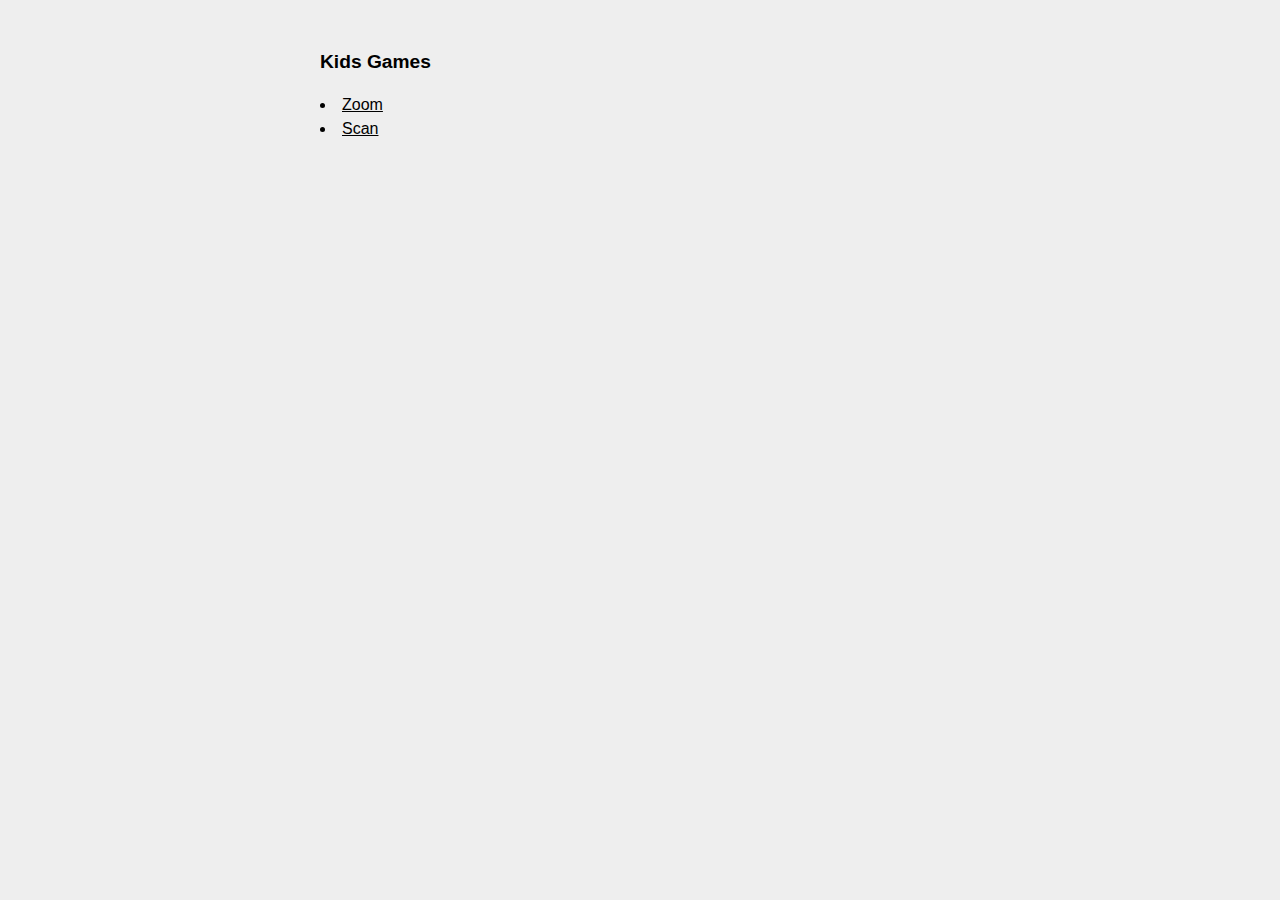
<file: index.html>
<!DOCTYPE html>
<html>
<head>
  <meta charset="utf-8">
  <meta name="viewport" content="width=device-width, initial-scale=1">
  <title>Kid Games Demos</title>
  <link href="./_common/css/base.css" rel="stylesheet" type="text/css">
  <style type="text/css">
    body {
      padding: 3em;
    }
    #wrap {
      width: 100%;
      max-width: 40em;
    }
    ul {
      padding: 0;
      list-style-position: inside;
    }
  </style>
</head>
<body>
  <div id="wrap">
    <h1>Kids Games</h1>
    <ul>
      <li><a href="./zoom/">Zoom</a></li>
      <li><a href="./scan/">Scan</a></li>
    </ul>
  </div>
</body>
</html>
</file>
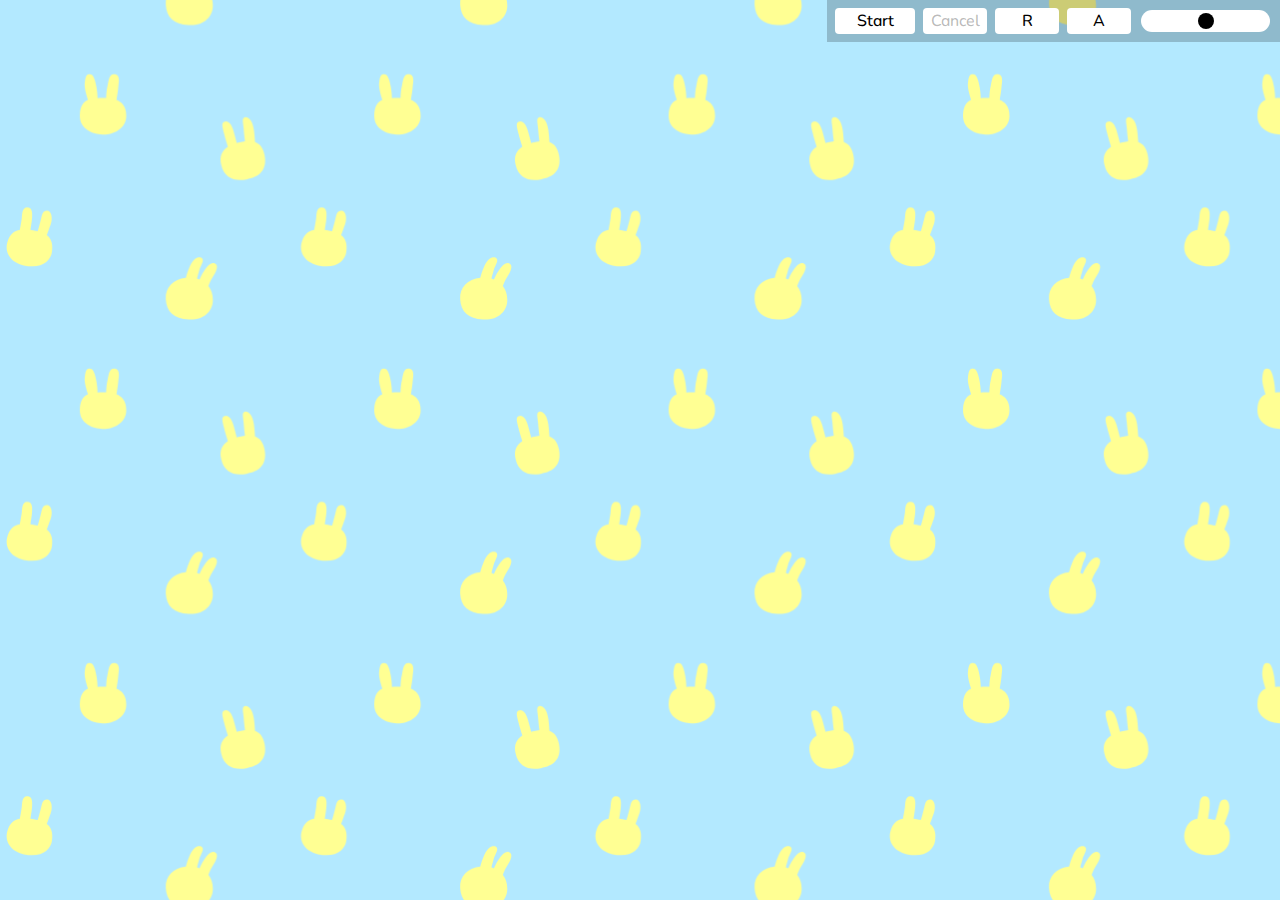
<file: flip-find/index.html>
<!DOCTYPE html>
<html lang="en">
<head>
  <meta charset="utf-8">
  <meta name="viewport" content="width=device-width, initial-scale=1">
  <title>Flip &amp; Find</title>

  <script src="./flip-find.js" type="module"></script>
  <link href="./flip-find.css" rel="stylesheet" type="text/css">
</head>
<body>

  <figure id="background">
    <svg id="pattern-background" xmlns="http://www.w3.org/2000/svg" viewBox="0 0 100 100" width="100%" height="100%" preserveAspectRatio="xMidYMid slice">
      <defs>
        <g id="usagi-head1" viewBox="0 0 100 100">
          <path d="M29.505,43.798c-1.937,-5.939 -5.093,-16.775 -4.39,-22.405c1.001,-8.009 1.638,-11.793 5.808,-12.445c4.169,-0.651 7.472,2.517 9.955,16.593c1.507,8.543 1.655,12.771 1.624,15.922c1.981,-0.078 3.949,-0.104 5.843,-0.159c2.066,-0.061 4.03,-0.05 5.895,0.03c0.146,-4.412 0.536,-10.8 1.571,-14.963c1.716,-6.901 1.711,-18.395 9.956,-17.423c8.245,0.973 5.408,11.041 4.978,17.423c-0.28,4.141 -1.594,12.339 -2.482,17.586c9.159,3.633 13.414,10.977 13.267,22.236c-0.229,17.519 -19.409,25.655 -32.356,24.888c-12.947,-0.766 -31.237,-6.85 -30.696,-26.548c0.341,-12.399 4.908,-18.083 11.027,-20.735Z"/>
        </g>
        <g id="usagi-head2" viewBox="0 0 100 100">
          <path d="M73.538,47.591c5.695,4.326 8.646,11.257 7.016,22.802c-1.819,12.889 -14.344,23.53 -38.332,18.453c-17.07,-3.613 -25.991,-16.735 -22.457,-30.564c2.966,-11.609 9.244,-16.382 17.203,-17.81c0.957,-5.344 2.306,-13.105 2.641,-16.151c0.533,-4.845 0.169,-14.71 7.468,-14.455c7.298,0.255 6.874,8.149 6.456,14.453c-0.25,3.756 -1.384,10.998 -2.26,16.239c1.377,0.176 2.771,0.382 4.177,0.609c2.017,0.325 3.97,0.701 5.836,1.151c1.462,-5.388 3.604,-13.34 4.462,-16.835c1.359,-5.537 2.25,-11.343 8.178,-11.169c5.928,0.175 8.04,9.995 4.806,18.948c-1.852,5.127 -3.836,10.593 -5.194,14.329Z"/>
        </g>
        <g id="usagi-head3" viewBox="0 0 100 100">
          <path d="M66.51,41.198c6.089,2.175 11.078,7.434 13.084,18.449c3.77,20.698 -8.373,29.481 -24.721,32.263c-16.347,2.782 -30.26,-1.489 -34.377,-20.205c-2.448,-11.129 0.935,-18.948 9.122,-24.169c-1.527,-4.742 -4.143,-13.098 -5.171,-17.794c-1.492,-6.814 -4.241,-13.829 -0.14,-15.991c5.131,-2.706 10.108,2.09 12.842,11.892c1.929,6.918 3.508,12.925 4.514,16.836c1.288,-0.354 2.627,-0.681 4.017,-0.981c2.311,-0.499 4.742,-0.964 7.201,-1.264c-0.612,-4.844 -1.504,-12.367 -1.805,-17.33c-0.475,-7.83 -2.925,-14.325 1.476,-15.443c4.401,-1.119 10.736,4.247 12.433,17.05c0.932,7.04 1.344,12.867 1.525,16.687Z"/>
        </g>
        <g id="usagi-head4" viewBox="0 0 100 100">
          <path d="M73.182,46.881c3.939,5.169 5.964,11.616 6.052,18.398c0.201,15.583 -12.863,28.274 -33,27c-20.138,-1.275 -30.051,-10.698 -31,-28c-0.857,-15.622 10.312,-27.16 27.318,-28.816c1.068,-4.062 2.867,-9.872 5.682,-16.184c4.716,-10.576 11.267,-13.014 15,-11c5.848,3.155 -0.59,10.461 -2.491,17.207c-1.076,3.818 -2.188,7.959 -3.039,11.173c1.177,0.328 2.305,0.71 3.386,1.143c1.471,-3.334 3.683,-7.914 6.144,-11.523c4.368,-6.407 9.399,-12.872 15,-10c5.6,2.871 0.901,12.263 -3,18c-2.478,3.643 -4.56,8.629 -6.052,12.602Z"/>
        </g>
        <g id="usagi-head5" viewBox="0 0 100 100">
          <path d="M32.579,38.259l-0.064,-19.764c-0.016,-4.957 0.57,-11.942 5.893,-12.198c5.323,-0.255 7.193,4.498 7.193,11.819l0,17.914c1.566,-0.09 3.171,-0.138 4.81,-0.154c1.319,-0.014 2.633,0.031 3.936,0.135l-0.058,-17.759c-0.016,-4.957 0.57,-11.942 5.893,-12.197c5.323,-0.255 7.194,4.498 7.194,11.819l-0,21.397c9.757,4.425 16.836,13.192 16.715,26.406c-0.139,15.176 -9.724,28.024 -34.171,28.274c-20.344,0.209 -34.095,-8.954 -34.012,-27.67c0.075,-16.841 6.577,-24.628 16.671,-28.022Z"/>
        </g>

        <g id="icon-play" viewBox="0 0 24 24">
          <path d="M17.961,10.273c0.623,0.356 1.008,1.018 1.008,1.736c-0,0.718 -0.385,1.381 -1.008,1.737c-2.361,1.349 -5.619,3.211 -7.969,4.553c-0.619,0.354 -1.379,0.351 -1.996,-0.006c-0.616,-0.358 -0.996,-1.017 -0.996,-1.73c-0,-2.692 -0,-6.416 -0,-9.107c0,-0.713 0.38,-1.372 0.996,-1.73c0.617,-0.358 1.377,-0.361 1.996,-0.007c2.35,1.343 5.608,3.204 7.969,4.554Z"/>
        </g> 
        <g id="icon-pause" viewBox="0 0 24 24">
          <path d="M11,6.843l-0,10.333c-0,0.828 -0.672,1.5 -1.5,1.5l-2,-0c-0.828,-0 -1.5,-0.672 -1.5,-1.5l0,-10.333c0,-0.829 0.672,-1.5 1.5,-1.5l2,-0c0.828,-0 1.5,0.671 1.5,1.5Zm7,-0l0,10.333c-0,0.828 -0.672,1.5 -1.5,1.5l-2,-0c-0.828,-0 -1.5,-0.672 -1.5,-1.5l0,-10.333c0,-0.829 0.672,-1.5 1.5,-1.5l2,-0c0.828,-0 1.5,0.671 1.5,1.5Z"/>
        </g>

        <g id="cursor-test" viewBox="0 0 32 32">
          <path d="M11.33,16.335l4.67,9.215l-5.352,2.712l-4.685,-9.244l-5.963,2.982l0,-22l18,13l-6.67,3.335Z"/>
        </g>
        <g id="cursor1" viewBox="0 0 24 34">
          <path d="M14.802,21.58l2.446,5.707c0.652,1.521 -0.054,3.286 -1.576,3.939c-1.522,0.652 -3.287,-0.054 -3.939,-1.576l-2.464,-5.75l-4.29,4.29c-0.4,0.4 -1.002,0.52 -1.526,0.303c-0.523,-0.217 -0.864,-0.727 -0.864,-1.293l0,-23.2c0,-0.573 0.345,-1.09 0.875,-1.309c0.529,-0.219 1.139,-0.098 1.544,0.307l16.191,16.192c0.401,0.4 0.52,1.002 0.304,1.525c-0.217,0.523 -0.727,0.865 -1.294,0.865l-5.407,-0Z"/>
          <path d="M16.319,22.58l1.848,4.313c0.87,2.029 -0.072,4.382 -2.101,5.252c-2.029,0.87 -4.382,-0.072 -5.252,-2.101l-1.883,-4.393l-3.245,3.246c-0.686,0.686 -1.718,0.891 -2.615,0.52c-0.897,-0.372 -1.482,-1.247 -1.482,-2.217l0,-23.2c0,-0.977 0.589,-1.859 1.492,-2.233c0.903,-0.374 1.943,-0.167 2.634,0.524l16.191,16.191c0.687,0.687 0.892,1.719 0.521,2.616c-0.372,0.897 -1.247,1.482 -2.218,1.482l-3.89,-0Zm-1.517,-1l5.407,-0c0.567,-0 1.077,-0.342 1.294,-0.865c0.216,-0.523 0.097,-1.125 -0.304,-1.525l-16.191,-16.192c-0.405,-0.405 -1.015,-0.526 -1.544,-0.307c-0.53,0.219 -0.875,0.736 -0.875,1.309l0,23.2c0,0.566 0.341,1.076 0.864,1.293c0.524,0.217 1.126,0.097 1.526,-0.303l4.29,-4.29l2.464,5.75c0.652,1.522 2.417,2.228 3.939,1.576c1.522,-0.653 2.228,-2.418 1.576,-3.939l-2.446,-5.707Z" style="fill:#ff006e;"/>
        </g>



        <pattern id="pattern-usagi" viewBox="0 0 400 400" width="23" height="23" patternUnits="userSpaceOnUse">
          <use xlink:href="#usagi-head1" fill="currentColor" x="90" y="-50" />
          <use xlink:href="#usagi-head2" fill="currentColor" x="-10" y="130" />
          <use xlink:href="#usagi-head3" fill="currentColor" x="280" y="10" />
          <use xlink:href="#usagi-head4" fill="currentColor" x="210" y="200" />
          <use xlink:href="#usagi-head1" fill="currentColor" x="90" y="350" />
        </pattern>
      </defs>
      <rect id="pattern-display" fill="url(#pattern-usagi)" x="0" y="0" width="100" height="100"/>
    </svg>
  </figure>


  <main>
    <div id="display">
      
      <div id="controls">
        <button class="btn" id="btn-play">
          <span class="txt-start">Start</span>
          <span class="txt-reveal">Reveal</span>
        </button>
        <button class="btn" id="btn-cancel" disabled>Cancel</button>
        <button class="btn" id="btn-reset">R</button>
        <button class="btn" id="btn-reveal">A</button>
        <input type="range" name="rng-speed" id="rng-speed" min="0" max="1" value="0.5" step="0.001">
      </div>
      
    </div>
    
  </main>
</body>
</html>
</file>
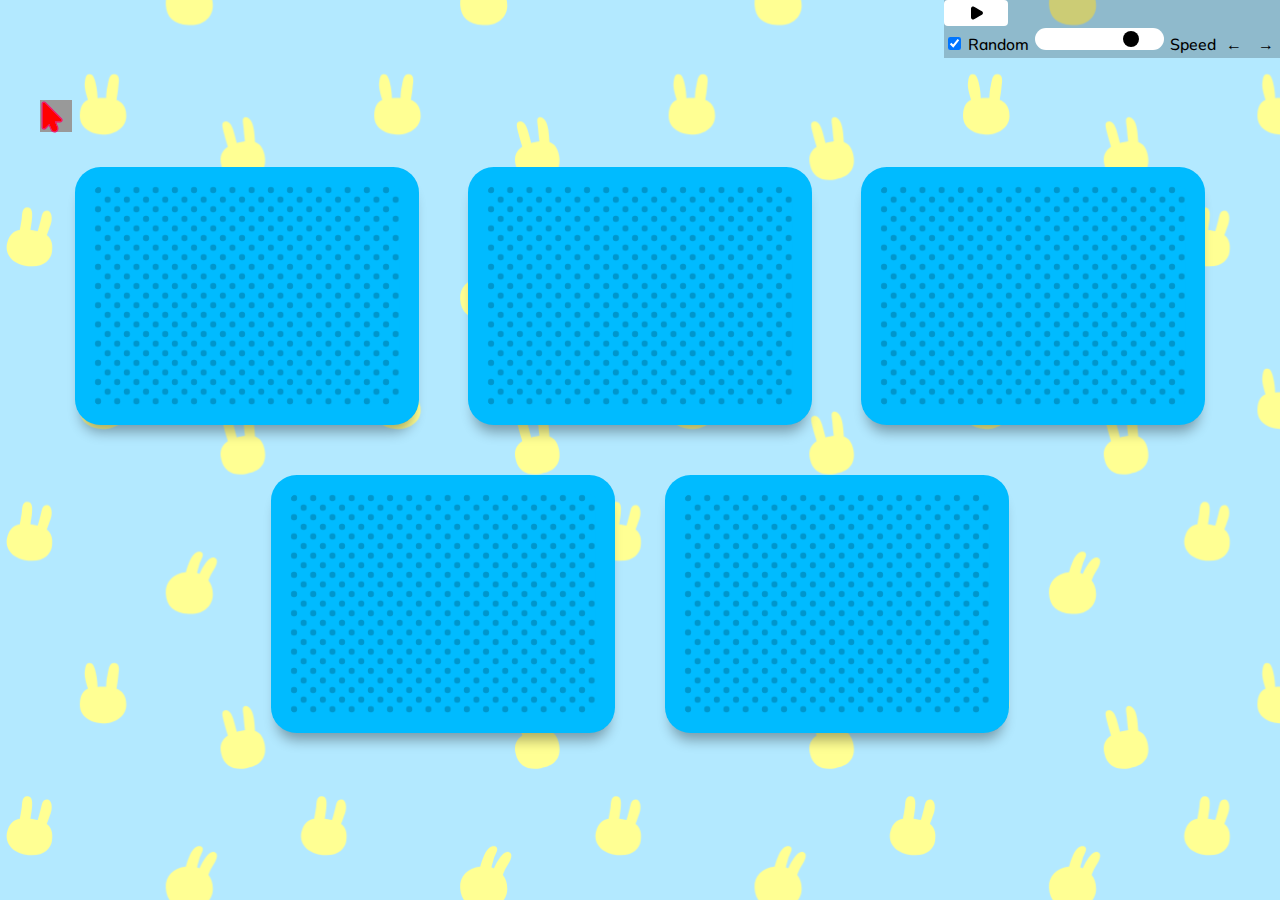
<file: rotate-stop/index.html>
<!DOCTYPE html>
<html lang="en">
<head>
  <meta charset="utf-8">
  <meta name="viewport" content="width=device-width, initial-scale=1">
  <title>Rotate &amp; Stop</title>

  <script src="./rotate-stop.js" type="module"></script>
  <link href="./rotate-stop.css" rel="stylesheet" type="text/css">
</head>
<body>

  <figure id="background">
    <svg id="pattern-background" xmlns="http://www.w3.org/2000/svg" viewBox="0 0 100 100" width="100%" height="100%" preserveAspectRatio="xMidYMid slice">
      <defs>
        <g id="usagi-head1" viewBox="0 0 100 100">
          <path d="M29.505,43.798c-1.937,-5.939 -5.093,-16.775 -4.39,-22.405c1.001,-8.009 1.638,-11.793 5.808,-12.445c4.169,-0.651 7.472,2.517 9.955,16.593c1.507,8.543 1.655,12.771 1.624,15.922c1.981,-0.078 3.949,-0.104 5.843,-0.159c2.066,-0.061 4.03,-0.05 5.895,0.03c0.146,-4.412 0.536,-10.8 1.571,-14.963c1.716,-6.901 1.711,-18.395 9.956,-17.423c8.245,0.973 5.408,11.041 4.978,17.423c-0.28,4.141 -1.594,12.339 -2.482,17.586c9.159,3.633 13.414,10.977 13.267,22.236c-0.229,17.519 -19.409,25.655 -32.356,24.888c-12.947,-0.766 -31.237,-6.85 -30.696,-26.548c0.341,-12.399 4.908,-18.083 11.027,-20.735Z"/>
        </g>
        <g id="usagi-head2" viewBox="0 0 100 100">
          <path d="M73.538,47.591c5.695,4.326 8.646,11.257 7.016,22.802c-1.819,12.889 -14.344,23.53 -38.332,18.453c-17.07,-3.613 -25.991,-16.735 -22.457,-30.564c2.966,-11.609 9.244,-16.382 17.203,-17.81c0.957,-5.344 2.306,-13.105 2.641,-16.151c0.533,-4.845 0.169,-14.71 7.468,-14.455c7.298,0.255 6.874,8.149 6.456,14.453c-0.25,3.756 -1.384,10.998 -2.26,16.239c1.377,0.176 2.771,0.382 4.177,0.609c2.017,0.325 3.97,0.701 5.836,1.151c1.462,-5.388 3.604,-13.34 4.462,-16.835c1.359,-5.537 2.25,-11.343 8.178,-11.169c5.928,0.175 8.04,9.995 4.806,18.948c-1.852,5.127 -3.836,10.593 -5.194,14.329Z"/>
        </g>
        <g id="usagi-head3" viewBox="0 0 100 100">
          <path d="M66.51,41.198c6.089,2.175 11.078,7.434 13.084,18.449c3.77,20.698 -8.373,29.481 -24.721,32.263c-16.347,2.782 -30.26,-1.489 -34.377,-20.205c-2.448,-11.129 0.935,-18.948 9.122,-24.169c-1.527,-4.742 -4.143,-13.098 -5.171,-17.794c-1.492,-6.814 -4.241,-13.829 -0.14,-15.991c5.131,-2.706 10.108,2.09 12.842,11.892c1.929,6.918 3.508,12.925 4.514,16.836c1.288,-0.354 2.627,-0.681 4.017,-0.981c2.311,-0.499 4.742,-0.964 7.201,-1.264c-0.612,-4.844 -1.504,-12.367 -1.805,-17.33c-0.475,-7.83 -2.925,-14.325 1.476,-15.443c4.401,-1.119 10.736,4.247 12.433,17.05c0.932,7.04 1.344,12.867 1.525,16.687Z"/>
        </g>
        <g id="usagi-head4" viewBox="0 0 100 100">
          <path d="M73.182,46.881c3.939,5.169 5.964,11.616 6.052,18.398c0.201,15.583 -12.863,28.274 -33,27c-20.138,-1.275 -30.051,-10.698 -31,-28c-0.857,-15.622 10.312,-27.16 27.318,-28.816c1.068,-4.062 2.867,-9.872 5.682,-16.184c4.716,-10.576 11.267,-13.014 15,-11c5.848,3.155 -0.59,10.461 -2.491,17.207c-1.076,3.818 -2.188,7.959 -3.039,11.173c1.177,0.328 2.305,0.71 3.386,1.143c1.471,-3.334 3.683,-7.914 6.144,-11.523c4.368,-6.407 9.399,-12.872 15,-10c5.6,2.871 0.901,12.263 -3,18c-2.478,3.643 -4.56,8.629 -6.052,12.602Z"/>
        </g>
        <g id="usagi-head5" viewBox="0 0 100 100">
          <path d="M32.579,38.259l-0.064,-19.764c-0.016,-4.957 0.57,-11.942 5.893,-12.198c5.323,-0.255 7.193,4.498 7.193,11.819l0,17.914c1.566,-0.09 3.171,-0.138 4.81,-0.154c1.319,-0.014 2.633,0.031 3.936,0.135l-0.058,-17.759c-0.016,-4.957 0.57,-11.942 5.893,-12.197c5.323,-0.255 7.194,4.498 7.194,11.819l-0,21.397c9.757,4.425 16.836,13.192 16.715,26.406c-0.139,15.176 -9.724,28.024 -34.171,28.274c-20.344,0.209 -34.095,-8.954 -34.012,-27.67c0.075,-16.841 6.577,-24.628 16.671,-28.022Z"/>
        </g>

        <g id="icon-play" viewBox="0 0 24 24">
          <path d="M17.961,10.273c0.623,0.356 1.008,1.018 1.008,1.736c-0,0.718 -0.385,1.381 -1.008,1.737c-2.361,1.349 -5.619,3.211 -7.969,4.553c-0.619,0.354 -1.379,0.351 -1.996,-0.006c-0.616,-0.358 -0.996,-1.017 -0.996,-1.73c-0,-2.692 -0,-6.416 -0,-9.107c0,-0.713 0.38,-1.372 0.996,-1.73c0.617,-0.358 1.377,-0.361 1.996,-0.007c2.35,1.343 5.608,3.204 7.969,4.554Z"/>
        </g> 
        <g id="icon-pause" viewBox="0 0 24 24">
          <path d="M11,6.843l-0,10.333c-0,0.828 -0.672,1.5 -1.5,1.5l-2,-0c-0.828,-0 -1.5,-0.672 -1.5,-1.5l0,-10.333c0,-0.829 0.672,-1.5 1.5,-1.5l2,-0c0.828,-0 1.5,0.671 1.5,1.5Zm7,-0l0,10.333c-0,0.828 -0.672,1.5 -1.5,1.5l-2,-0c-0.828,-0 -1.5,-0.672 -1.5,-1.5l0,-10.333c0,-0.829 0.672,-1.5 1.5,-1.5l2,-0c0.828,-0 1.5,0.671 1.5,1.5Z"/>
        </g>

        <g id="cursor-test" viewBox="0 0 32 32">
          <path d="M11.33,16.335l4.67,9.215l-5.352,2.712l-4.685,-9.244l-5.963,2.982l0,-22l18,13l-6.67,3.335Z"/>
        </g>
        <g id="cursor1" viewBox="0 0 24 34">
          <path d="M14.802,21.58l2.446,5.707c0.652,1.521 -0.054,3.286 -1.576,3.939c-1.522,0.652 -3.287,-0.054 -3.939,-1.576l-2.464,-5.75l-4.29,4.29c-0.4,0.4 -1.002,0.52 -1.526,0.303c-0.523,-0.217 -0.864,-0.727 -0.864,-1.293l0,-23.2c0,-0.573 0.345,-1.09 0.875,-1.309c0.529,-0.219 1.139,-0.098 1.544,0.307l16.191,16.192c0.401,0.4 0.52,1.002 0.304,1.525c-0.217,0.523 -0.727,0.865 -1.294,0.865l-5.407,-0Z"/>
          <path d="M16.319,22.58l1.848,4.313c0.87,2.029 -0.072,4.382 -2.101,5.252c-2.029,0.87 -4.382,-0.072 -5.252,-2.101l-1.883,-4.393l-3.245,3.246c-0.686,0.686 -1.718,0.891 -2.615,0.52c-0.897,-0.372 -1.482,-1.247 -1.482,-2.217l0,-23.2c0,-0.977 0.589,-1.859 1.492,-2.233c0.903,-0.374 1.943,-0.167 2.634,0.524l16.191,16.191c0.687,0.687 0.892,1.719 0.521,2.616c-0.372,0.897 -1.247,1.482 -2.218,1.482l-3.89,-0Zm-1.517,-1l5.407,-0c0.567,-0 1.077,-0.342 1.294,-0.865c0.216,-0.523 0.097,-1.125 -0.304,-1.525l-16.191,-16.192c-0.405,-0.405 -1.015,-0.526 -1.544,-0.307c-0.53,0.219 -0.875,0.736 -0.875,1.309l0,23.2c0,0.566 0.341,1.076 0.864,1.293c0.524,0.217 1.126,0.097 1.526,-0.303l4.29,-4.29l2.464,5.75c0.652,1.522 2.417,2.228 3.939,1.576c1.522,-0.653 2.228,-2.418 1.576,-3.939l-2.446,-5.707Z" style="fill:#ff006e;"/>
        </g>



        <pattern id="pattern-usagi" viewBox="0 0 400 400" width="23" height="23" patternUnits="userSpaceOnUse">
          <use xlink:href="#usagi-head1" fill="currentColor" x="90" y="-50" />
          <use xlink:href="#usagi-head2" fill="currentColor" x="-10" y="130" />
          <use xlink:href="#usagi-head3" fill="currentColor" x="280" y="10" />
          <use xlink:href="#usagi-head4" fill="currentColor" x="210" y="200" />
          <use xlink:href="#usagi-head1" fill="currentColor" x="90" y="350" />
        </pattern>
      </defs>
      <rect id="pattern-display" fill="url(#pattern-usagi)" x="0" y="0" width="100" height="100"/>
    </svg>
  </figure>

  <!-- <figure id="cursor"> -->
    <svg id="cursor" xmlns="http://www.w3.org/2000/svg" viewBox="0 0 32 32">
      <use xlink:href="#cursor1" fill="currentColor" x="0" y="0" />
    </svg>
  <!-- </figure> -->

  <main>
    <div id="display">
      
      <div id="controls">
        <button class="btn icon" id="play">
          <svg class="icon-play" viewBox="0 0 24 24">
            <use xlink:href="#icon-play" fill="currentColor" x="0" y="0" />
          </svg>
          <svg class="icon-pause" viewBox="0 0 24 24">
            <use xlink:href="#icon-pause" fill="currentColor" x="0" y="0" />
          </svg>
        </button>
        <label>
          <input type="checkbox" name="playrandom" id="playrandom" checked>
          Random
        </label>
        <label>
          <input type="range" name="speed" id="speed" min="1" max="100" step="1" value="80">
          Speed
        </label>
        <button id="bck">&larr;</button>
        <button id="fwd">&rarr;</button>
      </div>
      
    </div>
    
  </main>
</body>
</html>
</file>
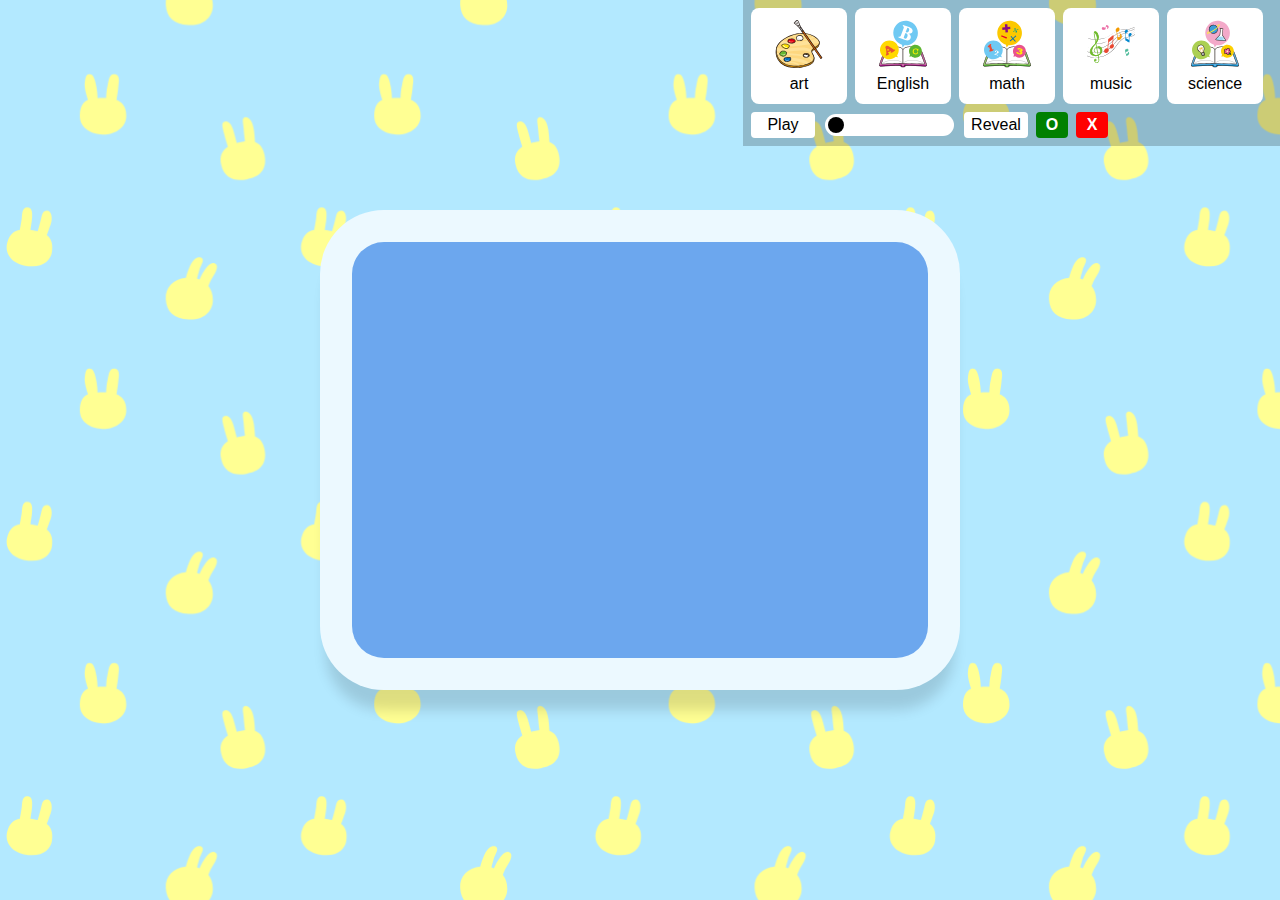
<file: zoom/index.html>
<!DOCTYPE html>
<html lang="en">
<head>
  <meta charset="utf-8">
  <meta name="viewport" content="width=device-width, initial-scale=1">
  <title>Game - Zoom</title>

  <script src="./game-zoom.js" type="module"></script>
  <link href="./game-zoom.css" rel="stylesheet" type="text/css">
</head>
<body>

  <figure id="background">
    <svg id="pattern-background" xmlns="http://www.w3.org/2000/svg" viewBox="0 0 100 100" width="100%" height="100%" preserveAspectRatio="xMidYMid slice">
      <defs>
        <g id="usagi-head1" viewBox="0 0 100 100">
          <path d="M29.505,43.798c-1.937,-5.939 -5.093,-16.775 -4.39,-22.405c1.001,-8.009 1.638,-11.793 5.808,-12.445c4.169,-0.651 7.472,2.517 9.955,16.593c1.507,8.543 1.655,12.771 1.624,15.922c1.981,-0.078 3.949,-0.104 5.843,-0.159c2.066,-0.061 4.03,-0.05 5.895,0.03c0.146,-4.412 0.536,-10.8 1.571,-14.963c1.716,-6.901 1.711,-18.395 9.956,-17.423c8.245,0.973 5.408,11.041 4.978,17.423c-0.28,4.141 -1.594,12.339 -2.482,17.586c9.159,3.633 13.414,10.977 13.267,22.236c-0.229,17.519 -19.409,25.655 -32.356,24.888c-12.947,-0.766 -31.237,-6.85 -30.696,-26.548c0.341,-12.399 4.908,-18.083 11.027,-20.735Z"/>
        </g>
        <g id="usagi-head2" viewBox="0 0 100 100">
          <path d="M73.538,47.591c5.695,4.326 8.646,11.257 7.016,22.802c-1.819,12.889 -14.344,23.53 -38.332,18.453c-17.07,-3.613 -25.991,-16.735 -22.457,-30.564c2.966,-11.609 9.244,-16.382 17.203,-17.81c0.957,-5.344 2.306,-13.105 2.641,-16.151c0.533,-4.845 0.169,-14.71 7.468,-14.455c7.298,0.255 6.874,8.149 6.456,14.453c-0.25,3.756 -1.384,10.998 -2.26,16.239c1.377,0.176 2.771,0.382 4.177,0.609c2.017,0.325 3.97,0.701 5.836,1.151c1.462,-5.388 3.604,-13.34 4.462,-16.835c1.359,-5.537 2.25,-11.343 8.178,-11.169c5.928,0.175 8.04,9.995 4.806,18.948c-1.852,5.127 -3.836,10.593 -5.194,14.329Z"/>
        </g>
        <g id="usagi-head3" viewBox="0 0 100 100">
          <path d="M66.51,41.198c6.089,2.175 11.078,7.434 13.084,18.449c3.77,20.698 -8.373,29.481 -24.721,32.263c-16.347,2.782 -30.26,-1.489 -34.377,-20.205c-2.448,-11.129 0.935,-18.948 9.122,-24.169c-1.527,-4.742 -4.143,-13.098 -5.171,-17.794c-1.492,-6.814 -4.241,-13.829 -0.14,-15.991c5.131,-2.706 10.108,2.09 12.842,11.892c1.929,6.918 3.508,12.925 4.514,16.836c1.288,-0.354 2.627,-0.681 4.017,-0.981c2.311,-0.499 4.742,-0.964 7.201,-1.264c-0.612,-4.844 -1.504,-12.367 -1.805,-17.33c-0.475,-7.83 -2.925,-14.325 1.476,-15.443c4.401,-1.119 10.736,4.247 12.433,17.05c0.932,7.04 1.344,12.867 1.525,16.687Z"/>
        </g>
        <g id="usagi-head4" viewBox="0 0 100 100">
          <path d="M73.182,46.881c3.939,5.169 5.964,11.616 6.052,18.398c0.201,15.583 -12.863,28.274 -33,27c-20.138,-1.275 -30.051,-10.698 -31,-28c-0.857,-15.622 10.312,-27.16 27.318,-28.816c1.068,-4.062 2.867,-9.872 5.682,-16.184c4.716,-10.576 11.267,-13.014 15,-11c5.848,3.155 -0.59,10.461 -2.491,17.207c-1.076,3.818 -2.188,7.959 -3.039,11.173c1.177,0.328 2.305,0.71 3.386,1.143c1.471,-3.334 3.683,-7.914 6.144,-11.523c4.368,-6.407 9.399,-12.872 15,-10c5.6,2.871 0.901,12.263 -3,18c-2.478,3.643 -4.56,8.629 -6.052,12.602Z"/>
        </g>
        <g id="usagi-head5" viewBox="0 0 100 100">
          <path d="M32.579,38.259l-0.064,-19.764c-0.016,-4.957 0.57,-11.942 5.893,-12.198c5.323,-0.255 7.193,4.498 7.193,11.819l0,17.914c1.566,-0.09 3.171,-0.138 4.81,-0.154c1.319,-0.014 2.633,0.031 3.936,0.135l-0.058,-17.759c-0.016,-4.957 0.57,-11.942 5.893,-12.197c5.323,-0.255 7.194,4.498 7.194,11.819l-0,21.397c9.757,4.425 16.836,13.192 16.715,26.406c-0.139,15.176 -9.724,28.024 -34.171,28.274c-20.344,0.209 -34.095,-8.954 -34.012,-27.67c0.075,-16.841 6.577,-24.628 16.671,-28.022Z"/>
        </g>

        <g id="icon-play" viewBox="0 0 24 24">
          <path d="M17.961,10.273c0.623,0.356 1.008,1.018 1.008,1.736c-0,0.718 -0.385,1.381 -1.008,1.737c-2.361,1.349 -5.619,3.211 -7.969,4.553c-0.619,0.354 -1.379,0.351 -1.996,-0.006c-0.616,-0.358 -0.996,-1.017 -0.996,-1.73c-0,-2.692 -0,-6.416 -0,-9.107c0,-0.713 0.38,-1.372 0.996,-1.73c0.617,-0.358 1.377,-0.361 1.996,-0.007c2.35,1.343 5.608,3.204 7.969,4.554Z"/>
        </g> 
        <g id="icon-pause" viewBox="0 0 24 24">
          <path d="M11,6.843l-0,10.333c-0,0.828 -0.672,1.5 -1.5,1.5l-2,-0c-0.828,-0 -1.5,-0.672 -1.5,-1.5l0,-10.333c0,-0.829 0.672,-1.5 1.5,-1.5l2,-0c0.828,-0 1.5,0.671 1.5,1.5Zm7,-0l0,10.333c-0,0.828 -0.672,1.5 -1.5,1.5l-2,-0c-0.828,-0 -1.5,-0.672 -1.5,-1.5l0,-10.333c0,-0.829 0.672,-1.5 1.5,-1.5l2,-0c0.828,-0 1.5,0.671 1.5,1.5Z"/>
        </g> 

        <pattern id="pattern-usagi" viewBox="0 0 400 400" width="23" height="23" patternUnits="userSpaceOnUse">
          <use xlink:href="#usagi-head1" fill="currentColor" x="90" y="-50" />
          <use xlink:href="#usagi-head2" fill="currentColor" x="-10" y="130" />
          <use xlink:href="#usagi-head3" fill="currentColor" x="280" y="10" />
          <use xlink:href="#usagi-head4" fill="currentColor" x="210" y="200" />
          <use xlink:href="#usagi-head1" fill="currentColor" x="90" y="350" />
        </pattern>
      </defs>
      <rect id="pattern-display" fill="url(#pattern-usagi)" x="0" y="0" width="100" height="100"/>
    </svg>
  </figure>

  <main>
    <div id="display">
      
      <div id="controls">
        <ul id="card-chooser"></ul>

        <div id="control-buttons">
          <!-- <button class="btn" id="btn_show">Show</button> -->
          <button class="btn" id="btn_playtoggle">Play</button>
          <!-- <input type="range" id="rng_playback" min="0" max="100" value="0" step="1"> -->
          <input type="range" id="rng_playback" min="0" max="1" value="0" step="0.01">
          <button class="btn" id="btn_reveal">Reveal</button>
          <button class="btn" id="btn_correct">O</button>
          <button class="btn" id="btn_incorrect">X</button>
        </div>
        
      </div>
      
    </div>

    <svg id="result-stamp" xmlns="http://www.w3.org/2000/svg" viewBox="0 0 100 100">
      <g id="stamp-correct">
        <!-- <circle cx="50" cy="50" r="50" /> -->
        <circle cx="50" cy="50" r="40" style="fill: transparent; stroke: #0ca; stroke-width: 20px"></circle>
      </g>
      <g id="stamp-incorrect">
        <path d="M20,20 l60,60 M80,20 l-60,60" style="fill: transparent; stroke: #f55; stroke-width: 20px" />
      </g>
    </svg>
    
  </main>
</body>
</html>
</file>
<file: _common/css/base.css>
*, *::before, *::after { box-sizing: border-box }

body {
  font-family: -system-ui, -apple-system, BlinkMacSystemFont, segoe ui, Roboto, Helvetica, Arial, apple color emoji, segoe ui emoji, segoe ui symbol, sans-serif;
  font-size: 16px;
  line-height: 1.5;
  
  margin: 0;
  display: flex;
  flex-direction: column;
  align-items: center;
  justify-content: flex-start;
  height: 100dvh;
  touch-action: none; /* allow dragging on touch screen without pull-down-to-refreshing */

  --bg: #eee;
  --text: #000;

  background: var(--bg);
  color: var(--text);

  --light-blue: #8ccef7;

}

/*/////////////////////// Base */

a {
  color: inherit;
}

h1 {
  font-size: 1.2rem;
/*  margin: 0 0.25rem;*/
  margin: 0;
}

h2, h3 {
  font-size: 1rem;
  /* font-weight: normal; */
  /* margin: 0 0.25rem; */
  margin: 0.25rem 0;
}

img {
  display: block;
  margin: 0;
  max-width: 100%;
}


/*/////////////////////// SVGs */

svg {
  display: block;
  background: transparent;

  fill-rule: evenodd;
  clip-rule: evenodd;
  stroke-linecap: round;
  stroke-linejoin: round;
  stroke-miterlimit: 1.5;

  overflow: visible;
  color: inherit;
}

svg .stroke {
  fill: none;
  stroke: currentColor;
  stroke-width: 2px;
}

svg .fill {
  fill: currentColor;
}

svg .fill.bg {
  fill: var(--bg);
}
svg .stroke.bg {
  stroke: var(--bg);
}


/*/////////////////////// Inputs */

input {}

input[type='range'] {
  -webkit-appearance: none;
  -moz-appearance: none;
  appearance: none;
  border: none;
  /* border-radius: 1rem; */
  background: transparent;
  padding: 0;
  cursor: pointer;
}

input[type='range']::-webkit-slider-runnable-track {
  background: #fff;
  border-radius: 1rem;
  padding: 3px;
  width: 100%;
}

input[type='range']::-moz-range-track {
  background: #fff;
  border-radius: 1rem;
  padding: 3px;
  width: 100%;
}

input[type='range']::-webkit-slider-thumb {
  appearance: none;
  background: #000;
  width: 1rem;
  aspect-ratio: 1;
  border-radius: 1rem;
}

input[type='range']::-moz-range-thumb {
  appearance: none;
  border: none;
  background: #000;
  width: 1rem;
  aspect-ratio: 1;
  border-radius: 1rem;
}


/*/////////////////////// Buttons */

button {
  appearance: none;
  border: none;
  font: inherit;
  line-height: inherit;
  background: transparent;
  cursor: pointer;
}

.btn {
  background: #fff;
  border-radius: 0.25em;
  min-width: 4em;
}

.btn.icon {
  display: flex;
  flex-direction: row;
  align-items: center;
  justify-content: center;
}

.btn.icon svg {
  width: 1.5em;
}

.btn.icon .icon-play,
.btn.icon .icon-pause {
  display: block;
}
.btn.icon .icon-pause,
.playing .btn.icon .icon-play {
  display: none;
}
.playing .btn.icon .icon-pause {
  display: block;
}
</file>
<file: flip-find/flip-find.css>
@import url('../_common/css/base.css');
@import url('../_common/css/display.css');
@import url('../_common/css/display-kids.css');


/*///////////////////////////////////////////////////////////*/

.card .face {
  rotate: x 180deg;
}

.card.show .sides {
  rotate: x 180deg;
  translate: 0 100%;
  transform-origin: top center;
}
</file>
<file: rotate-stop/rotate-stop.css>
@import url('../_common/css/base.css');

@font-face {
  font-family: 'Nunito';
  src: url('../_common/fonts/Nunito-vf-wght.ttf') format('truetype');
  font-weight: normal;
  font-style: normal;
  font-weight: 200 1000;

}

html {
  --flipms: 600ms;
  --shadow: #0005;
  --card-color: #0bf;
  /* --card-hover-color: #0ad; */
}

body {
  font-family: 'Nunito';
/*  font-variation-settings: "wght" 375;*/
  font-feature-settings: 'ss01';
  font-weight: 500;

  display: flex;
  flex-direction: column;
  align-items: center;
  justify-content: center;
  overflow: hidden;
}

main {
  width: 100%;
}

#deck {
  display: flex;
  flex-direction: row;
  flex-wrap: wrap;
  align-items: center;
  justify-content: center;
  /* gap: 2%; */
  width: 100%;
  height: 100%;
  background: #ddd;
  padding: 2%;
  user-select: none;
}

.card {
  flex: 28% 0 0;
  aspect-ratio: 4/3;
/*  aspect-ratio: 1;*/
  margin: 2%;
  
  /* Remove `perspective` if you don't want the 3D effect */
  perspective: 300px;
  perspective: 50vw;
  perspective: 100vw;
  border-radius: 2vw;
  cursor: pointer;
}


.sides {
  width: 100%;
  height: 100%;
  position: relative;
  transform-style: preserve-3d;
/*  transition: all var(--flipms) ease-out;*/
/*  transition: transform var(--flipms) ease-out, transform-origin var(--flipms) ease-in;*/
  /* transition: all var(--flipms) cubic-bezier(0.42, 0.05, 0.24, 1.2); */
  /* transition: all var(--flipms) cubic-bezier(0.42, 0.05, 0.26, 1.06); */
  transition: all var(--flipms) cubic-bezier(0.79, 0.08, 0.46, 0.77);
  /* transform-origin: center left; */
  transform-origin: bottom center;
}


.face,
.back {
  position: absolute;
  width: 100%;
  height: 100%;
  -webkit-backface-visibility: hidden;
  backface-visibility: hidden;
  overflow: hidden;
  border-radius: 2vw;

  display: flex;
  flex-direction: column;
  align-items: center;
  justify-content: center;

}

.face {
  z-index: 10;
  transform: rotateX(180deg);
  box-shadow: 0 2vw 2vw -0.5vw var(--shadow);
  background: #fff;
  padding: 1vw;
  pointer-events: none;
}


.card .face img {
/*  width: 100%;*/
/*  height: 100%;*/
/*  object-fit: contain;*/
/*  padding: 10%;*/
  flex: 100% 1 1;
  overflow: hidden;
  margin: 1vw 0;
}

.card .face p {
/*  margin: 1vw 0 0 0;*/
  margin: 0;
  font-size: 1.25em;
  font-size: 2.75vw;
  font-weight: bold;
}

.back {
  background: #0bf;
  background-color: var(--card-color);
  background-image: url('../_common/media/bg_circles.svg');
  background-blend-mode: darken;
/*  box-shadow: inset 0 0 0 1em #0bf, inset 0 0 0 1.2em #0003;*/
/*  box-shadow: inset 0 0 0 1em #0bf;*/
/*  box-shadow: 0 1vw 1vw -0.5vw var(--shadow), inset 0 0 0 2vw #0bf;*/
  box-shadow: 0 1vw 1vw -0.5vw var(--shadow), inset 0 0 0 1.5vw var(--card-color);
  background-size: 15vw;
}

.card:hover {
/*  outline: 2px solid;*/
/*  opacity: 0.8;*/
/*  background-color: #0be;*/
  /* --card-color: var(--card-hover-color); */
}

.card:hover .face,
.card:hover .back {
  outline: 0.5vw solid #000;
}


.card.show {
  position: relative;
  z-index: 10;
}

.card.show .sides {
/*  transform: rotateX(-180deg);*/
  /* transform: rotateX(180deg) translateY(100%); */
  rotate: x 180deg;
  translate: 0 -100%;
  transform-origin: bottom center;
/*  scale: 1.2;*/
/*  transition: all var(--flipms) cubic-bezier(0.42, 0.05, 0.24, 1.2);*/
  /* transition: all var(--flipms) cubic-bezier(0.83, 0.27, 0.53, 1.25); */
  /* transition: all var(--flipms) cubic-bezier(0.83, 0.27, 0.58, 1); */
/*   transition:
    rotateX var(--flipms) cubic-bezier(0.83, 0.27, 0.58, 1),
    translateY var(--flipms) cubic-bezier(0.83, 0.27, 0.58, 1),
    transform-origin var(--flipms) cubic-bezier(0.83, 0.27, 0.58, 1); */
  /* transition: rotate var(--flipms) linear, translate var(--flipms) linear; */
  transition: rotate var(--flipms) linear, translate var(--flipms) cubic-bezier(0.59, 0, 0.58, 1);
}



#display.playing #deck {
  background: #0fb;
}

#controls {
  position: absolute;
  top: 0;
  right: 0;
  background: #0003;
}



/*//// SVG Pattern Backgrounds */

#background {
  display: block;
  margin: 0;
  overflow: hidden;
  position: absolute;
  top: 0;
  left: 0;
  width: 100vw;
  height: 100dvh;
  z-index: 0;
  --pattern-color1: #b3e9ff;
  --pattern-color2: #ffff93;
}

#pattern-background {
  background: var(--pattern-color1);
  color: var(--pattern-color2);
}

body,
.card {
  /* cursor: url(picker.png) 10 10, auto; */
  /* cursor: url('#usagi-head1') 10 10, auto; */
  /* cursor: url('../_common/media/cursor1.svg') 10 10, auto; */
  /* cursor: url('../_common/media/cursor1.png') 0 0, auto; */
  cursor: none;
}

#cursor {
  pointer-events: none;
  position: fixed;
  top: 0;
  left: 0;
  z-index: 100;
  width: 32px;
  background: #999;
  color: red;
  translate: 40px 100px;
  cursor: none;
}
</file>
<file: zoom/game-zoom.css>
@import url('../_common/css/base.css');

@font-face {
  font-family: 'Nunito';
  src: url('../_common/fonts/Nunito-vf-wght.ttf') format('truetype');
  font-weight: normal;
  font-style: normal;
  font-weight: 200 1000;
}

html {
  --flipms: 600ms;
  --shadow: #0002;
  --card-color: #6ca7ee;
  /* --card-hover-color: #0ad; */
}

body {
  display: flex;
  flex-direction: column;
  align-items: center;
  justify-content: center;
  overflow: hidden;
}

main {
  width: 100%;
  overflow: hidden; /* temp just to get it working for demo */
}

#deck {

  font-family: 'Nunito';
/*  font-variation-settings: "wght" 375;*/
  font-feature-settings: 'ss01';
  font-weight: 500;

  position: relative;
  z-index: 2;

  display: flex;
  flex-direction: row;
  flex-wrap: wrap;
  align-items: center;
  justify-content: center;
  
  width: 100%;
  height: 100%;

  padding: 2%;
  user-select: none;
}

.card {
/*  flex: 90% 0 0;*/
  flex: 40em 0 0; /* temp just to get it working for demo */
  aspect-ratio: 4/3;
  margin: 2%;
  
/*  border-radius: 5vw;*/
  border-radius: 4em; /* temp just to get it working for demo */

/*  background: #fff;*/
  background: #ecf9ff;
  width: 50%;
  overflow: hidden;

/*  padding: 3%;*/
  padding: 2em; /* temp just to get it working for demo */
  display: flex;
  flex-direction: column;
  justify-content: center;
  align-content: center;
  align-items: center;

  box-shadow: 0 2vw 1vw -0.5vw var(--shadow);

  /* --zoom-speed: 10s; */
  --zoom: 1;
  --poi: 50% 50%;
}


.face {
  display: flex;
  flex-direction: column;
  align-items: center;
  justify-content: center;
  background: #fff;
  flex: 100% 1 1;
  width: 100%;
  border-radius: 2em;
  overflow: hidden;
  padding: 3%;
}

.face.blank {
  background: var(--card-color);
}


.card img {
  flex: 100% 1 1;
  overflow: hidden;
  margin: 1vw 0;
/*  width: 50%;*/
  width: 16em; /* temp just to get it working for demo */
  position: relative;
  z-index: 10;
/*  opacity: 0.3;*/

  transition: scale var(--zoom-speed) ease-out;
}

.card .text {
  margin: 0;
/*  font-size: 10vw;*/
  font-size: 4em; /* temp just to get it working for demo */
  font-weight: bold;
  translate: 0 20vw;
  /* transition: translate 500ms ease-in-out; */
}
.card .text.show {
  translate: 0 0;
  transition: translate 500ms ease-in-out;
}

.card img {
  scale: var(--zoom);
  transition: none;
  /* transform-origin: 61% 37%; */
  transform-origin: var(--poi);
}





#controls {
  position: absolute;
  top: 0;
  right: 0;
  background: #0003;
  padding: 0.5em;
  z-index: 3;
  display: flex;
  flex-direction: row;
  align-items: flex-start;
  flex-wrap: wrap;
  gap: 0.5em;
/*  width: 24em;*/
}

#card-chooser {
  padding: 0;
  margin: 0;
  list-style: none;
  display: flex;
  flex-direction: row;
  gap: 0.5em;
}

.card-thumb {
  background: #fff;
  padding: 1vw;
  display: flex;
  flex-direction: column;
  align-items: center;
  justify-content: center;
  gap: 0.5em;
  cursor: pointer;
  aspect-ratio: 1;
  height: 6em;
  overflow: hidden;
  border-radius: 0.5em;
}

.card-thumb:hover {
  outline: 0.5vw solid #000;
}

.card-thumb img {
  width: 3em;
  aspect-ratio: 1;
}

.card-thumb .text {
  margin: 0;
  width: 100%;
  text-align: center;
  line-height: 1;
}

#control-buttons {
  display: flex;
  flex-direction: row;
  width: 1px;
  flex: 100% 1 1;
  gap: inherit;
  user-select: none;
}




/*//// SVG Pattern Backgrounds */

#background {
  display: block;
  margin: 0;
  overflow: hidden;
  position: absolute;
  top: 0;
  left: 0;
  width: 100vw;
  height: 100dvh;
  z-index: 0;
  --pattern-color1: #b3e9ff;
  --pattern-color2: #ffff93;
}

#pattern-background {
  background: var(--pattern-color1);
  color: var(--pattern-color2);
}



/* //// temp just to get it working for demo */

#btn_correct {
  min-width: 2em;
  font-weight: bold;
  background-color: green;
  color: #fff;
}
#btn_incorrect {
  min-width: 2em;
  font-weight: bold;
  background-color: red;
  color: #fff;
}

svg#result-stamp {
    position: absolute;
    z-index: 100;
    /*width: 10em;
    top: 0;
    left: 0;*/
    aspect-ratio: 1;
/*    background: #0fb;*/
    width: 20%;
    top: 50%;
    left: 50%;
    translate: 0% -100%;
    pointer-events: none;
    scale: 2;
    opacity: 0.2;
/*    transition: all 200ms ease-in;*/
    transition: all 300ms cubic-bezier(0.74, 1.91, 0.56, 0.59);
}

svg#result-stamp g {
  display: none;
}
[data-result="correct"] svg#result-stamp g#stamp-correct,
[data-result="incorrect"] svg#result-stamp g#stamp-incorrect {
  display: block;
}
[data-result="correct"] svg#result-stamp,
[data-result="incorrect"] svg#result-stamp {
  scale: 1;
  opacity: 1;
}
</file>
